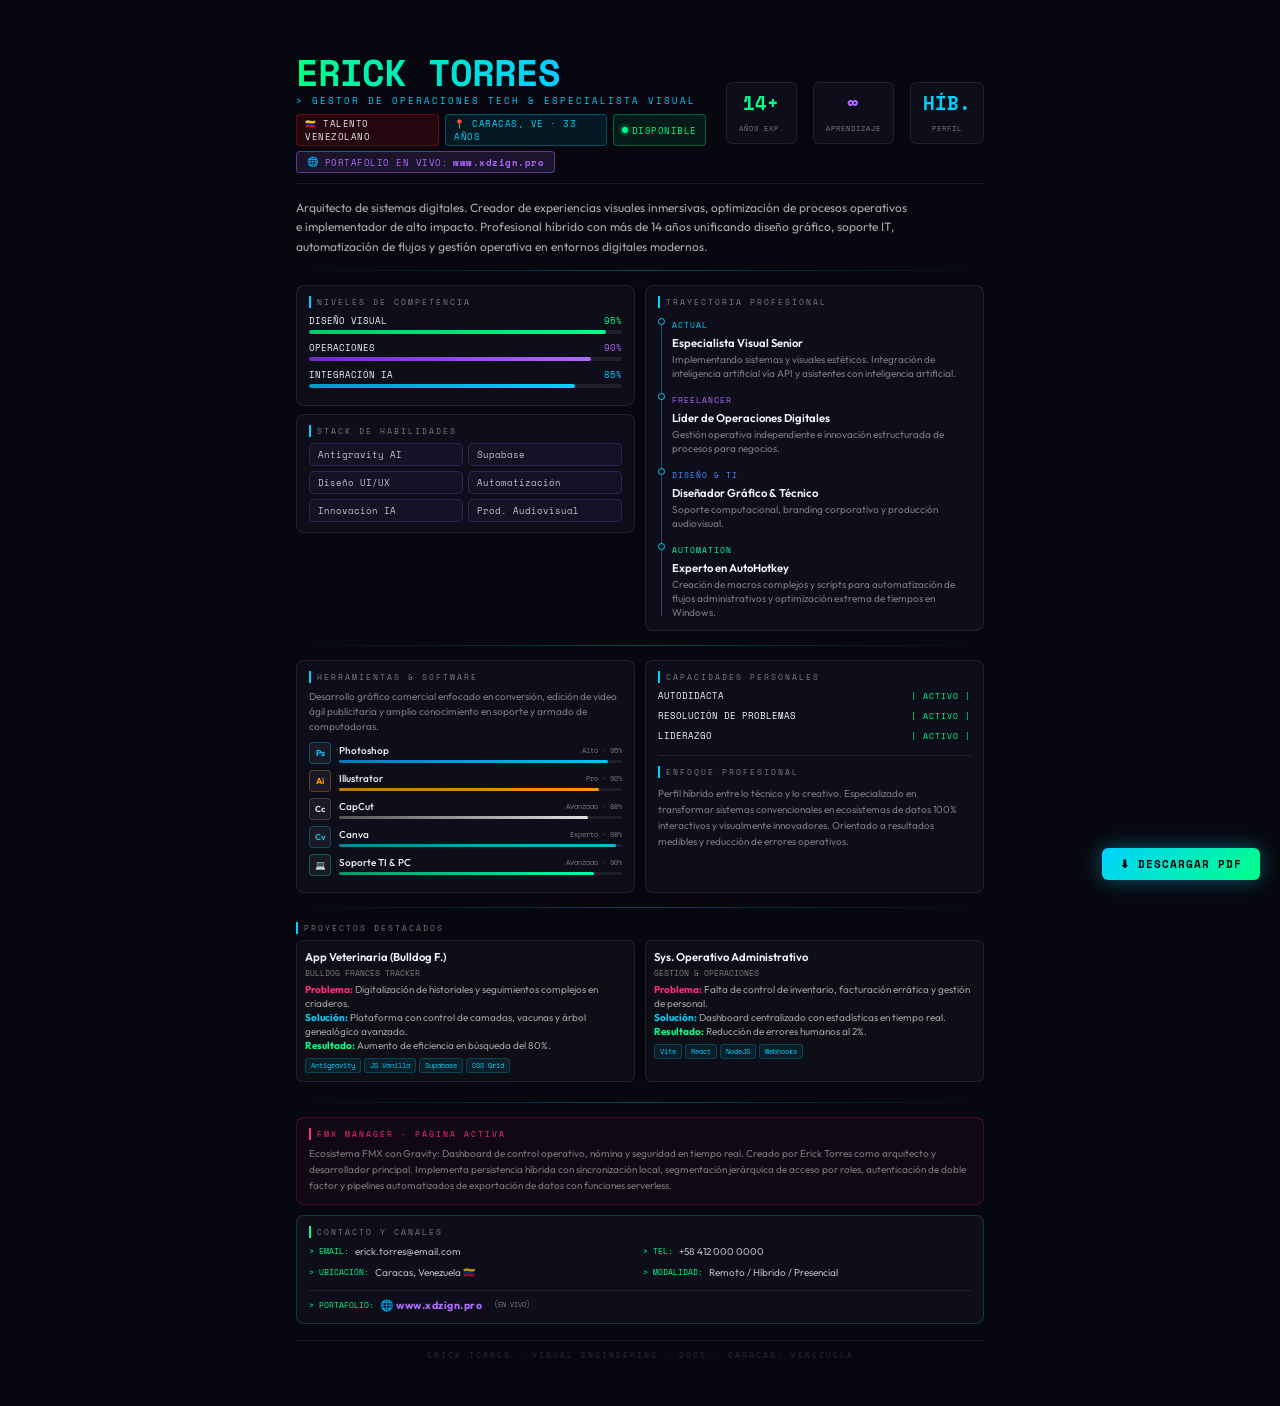
<file: cv-pdf.html>
<!DOCTYPE html>
<html lang="es">
<head>
    <meta charset="UTF-8">
    <meta name="viewport" content="width=device-width, initial-scale=1.0">
    <title>Erick Torres — CV</title>
    <link rel="preconnect" href="https://fonts.googleapis.com">
    <link rel="preconnect" href="https://fonts.gstatic.com" crossorigin>
    <link href="https://fonts.googleapis.com/css2?family=Outfit:wght@300;400;600;700;900&family=Space+Mono:wght@400;700&display=swap" rel="stylesheet">
    <style>
        /* ===== RESET & BASE ===== */
        *, *::before, *::after { box-sizing: border-box; margin: 0; padding: 0; }

        :root {
            --neon: #00ff88;
            --neon-cyan: #00d2ff;
            --neon-purple: #b06aff;
            --neon-pink: #ff2a7a;
            --neon-blue: #4f8aff;
            --bg: #07080f;
            --bg-card: #0d0e1a;
            --border: rgba(255,255,255,0.08);
            --gray: rgba(255,255,255,0.45);
            --white: #f0f4ff;
        }

        html, body {
            background: var(--bg);
            color: var(--white);
            font-family: 'Outfit', sans-serif;
            font-size: 10pt;
            line-height: 1.5;
            width: 210mm;
            min-height: 297mm;
            margin: 0 auto;
        }

        /* ===== PAGE WRAPPER ===== */
        .page {
            width: 100%;
            padding: 14mm 14mm 12mm 14mm;
            display: flex;
            flex-direction: column;
            gap: 10px;
            position: relative;
        }

        /* ===== HEADER ===== */
        .header {
            display: grid;
            grid-template-columns: 1fr auto;
            gap: 20px;
            align-items: center;
            border-bottom: 1px solid var(--border);
            padding-bottom: 10px;
            margin-bottom: 4px;
        }

        .name-block h1 {
            font-family: 'Space Mono', monospace;
            font-size: 28pt;
            font-weight: 700;
            line-height: 1;
            letter-spacing: -1px;
            background: linear-gradient(90deg, var(--neon) 0%, var(--neon-cyan) 60%, var(--neon-purple) 100%);
            -webkit-background-clip: text;
            -webkit-text-fill-color: transparent;
            background-clip: text;
        }

        .name-block .role {
            font-family: 'Space Mono', monospace;
            font-size: 7pt;
            color: var(--neon-cyan);
            letter-spacing: 2px;
            margin-top: 4px;
        }

        .badge-row {
            display: flex;
            gap: 6px;
            margin-top: 6px;
        }

        .badge {
            display: inline-flex;
            align-items: center;
            gap: 4px;
            padding: 2px 8px;
            border-radius: 4px;
            font-family: 'Space Mono', monospace;
            font-size: 6.5pt;
            letter-spacing: 0.5px;
        }

        .badge-red { background: rgba(207,9,22,0.15); border: 1px solid rgba(207,9,22,0.4); color: #e8e8e8; }
        .badge-cyan { background: rgba(0,210,255,0.08); border: 1px solid rgba(0,210,255,0.3); color: var(--neon-cyan); }
        .badge-green { background: rgba(0,255,136,0.08); border: 1px solid rgba(0,255,136,0.3); color: var(--neon); }

        .status-dot { width: 6px; height: 6px; border-radius: 50%; background: var(--neon); box-shadow: 0 0 5px var(--neon); flex-shrink: 0; }

        .stats-row {
            display: flex;
            gap: 16px;
            justify-content: flex-end;
            align-items: center;
        }

        .stat-box {
            text-align: center;
            padding: 6px 12px;
            background: var(--bg-card);
            border: 1px solid var(--border);
            border-radius: 6px;
        }

        .stat-num {
            font-family: 'Space Mono', monospace;
            font-size: 14pt;
            font-weight: 700;
            display: block;
        }

        .stat-lbl {
            font-family: 'Space Mono', monospace;
            font-size: 5.5pt;
            color: var(--gray);
            letter-spacing: 1px;
        }

        .stat-green { color: var(--neon); }
        .stat-purple { color: var(--neon-purple); }
        .stat-cyan { color: var(--neon-cyan); }

        /* ===== DIVIDER ===== */
        .section-divider {
            height: 1px;
            background: linear-gradient(90deg, transparent, var(--neon-cyan), transparent);
            margin: 4px 0;
            opacity: 0.3;
        }

        /* ===== SECTION TITLE ===== */
        .sec-label {
            font-family: 'Space Mono', monospace;
            font-size: 6pt;
            letter-spacing: 2px;
            color: var(--gray);
            text-transform: uppercase;
            margin-bottom: 6px;
            padding-left: 2px;
            border-left: 2px solid var(--neon-cyan);
            padding-left: 6px;
        }

        /* ===== DESCRIPTION ===== */
        .description {
            font-size: 9pt;
            color: rgba(255,255,255,0.65);
            line-height: 1.6;
            max-width: 90%;
        }

        /* ===== GRID LAYOUT ===== */
        .two-col { display: grid; grid-template-columns: 1fr 1fr; gap: 10px; }
        .three-col { display: grid; grid-template-columns: 1fr 1fr 1fr; gap: 10px; }

        /* ===== CARD ===== */
        .card {
            background: var(--bg-card);
            border: 1px solid var(--border);
            border-radius: 8px;
            padding: 10px 12px;
        }

        /* ===== SKILL METERS ===== */
        .meter-group { margin-bottom: 7px; }
        .meter-header { display: flex; justify-content: space-between; font-family: 'Space Mono', monospace; font-size: 6.5pt; margin-bottom: 3px; }
        .meter-bg { height: 4px; background: rgba(255,255,255,0.08); border-radius: 2px; overflow: hidden; }
        .meter-fill { height: 100%; border-radius: 2px; }
        .fill-green { background: linear-gradient(90deg, #00cc6a, #00ff88); width: 95%; }
        .fill-purple { background: linear-gradient(90deg, #7028c8, #b06aff); width: 90%; }
        .fill-cyan { background: linear-gradient(90deg, #0099cc, #00d2ff); width: 85%; }

        /* ===== SKILL PILLS ===== */
        .skills-grid { display: grid; grid-template-columns: 1fr 1fr; gap: 5px; }
        .skill-pill {
            background: rgba(176,106,255,0.05);
            border: 1px solid rgba(176,106,255,0.2);
            border-radius: 5px;
            padding: 4px 8px;
            font-family: 'Space Mono', monospace;
            font-size: 6.5pt;
            color: rgba(255,255,255,0.75);
        }

        /* ===== TIMELINE ===== */
        .timeline { display: flex; flex-direction: column; gap: 8px; position: relative; padding-left: 14px; }
        .timeline::before { content: ''; position: absolute; left: 3px; top: 4px; bottom: 4px; width: 1px; background: linear-gradient(to bottom, var(--neon-cyan), var(--neon-purple)); opacity: 0.4; }

        .tl-node { position: relative; }
        .tl-dot { position: absolute; left: -14px; top: 4px; width: 7px; height: 7px; border-radius: 50%; border: 1px solid var(--neon-cyan); background: var(--bg); }
        .tl-tag { font-family: 'Space Mono', monospace; font-size: 6pt; letter-spacing: 1px; }
        .tag-cyan { color: var(--neon-cyan); }
        .tag-purple { color: var(--neon-purple); }
        .tag-blue { color: var(--neon-blue); }
        .tag-green { color: #00ffaa; }
        .tl-title { font-weight: 600; font-size: 8.5pt; color: var(--white); margin-top: 1px; }
        .tl-desc { font-size: 7.5pt; color: var(--gray); margin-top: 1px; line-height: 1.4; }

        /* ===== TECH STACK ===== */
        .tech-item { display: flex; align-items: center; gap: 8px; margin-bottom: 6px; }
        .tech-icon { width: 22px; height: 22px; border-radius: 4px; background: rgba(255,255,255,0.05); border: 1px solid var(--border); display: flex; align-items: center; justify-content: center; font-family: 'Outfit', sans-serif; font-size: 6.5pt; font-weight: 700; flex-shrink: 0; }
        .tech-name { font-size: 7.5pt; font-weight: 500; }
        .tech-level { font-family: 'Space Mono', monospace; font-size: 5.5pt; color: var(--gray); }
        .tech-bar-bg { height: 3px; background: rgba(255,255,255,0.07); border-radius: 2px; margin-top: 2px; }
        .tech-bar-fill { height: 100%; border-radius: 2px; }

        /* ===== CAPABILITIES ===== */
        .cap-item { display: flex; justify-content: space-between; align-items: center; margin-bottom: 6px; }
        .cap-label { font-family: 'Space Mono', monospace; font-size: 7pt; color: var(--white); }
        .cap-on { font-family: 'Space Mono', monospace; font-size: 6pt; color: var(--neon); letter-spacing: 1px; }

        /* ===== PROJECTS ===== */
        .proj-item { padding: 8px; background: rgba(255,255,255,0.03); border: 1px solid var(--border); border-radius: 6px; margin-bottom: 6px; }
        .proj-title { font-weight: 600; font-size: 8.5pt; color: var(--white); }
        .proj-sub { font-family: 'Space Mono', monospace; font-size: 6pt; color: var(--gray); margin-top: 1px; }
        .proj-desc { font-size: 7.5pt; color: rgba(255,255,255,0.6); margin-top: 4px; line-height: 1.4; }
        .tech-tags { display: flex; flex-wrap: wrap; gap: 3px; margin-top: 5px; }
        .tech-tag { font-family: 'Space Mono', monospace; font-size: 5.5pt; padding: 1px 5px; border-radius: 3px; background: rgba(0,210,255,0.08); border: 1px solid rgba(0,210,255,0.2); color: var(--neon-cyan); }

        /* ===== CONTACT ===== */
        .contact-grid { display: grid; grid-template-columns: 1fr 1fr; gap: 6px; }
        .contact-item { display: flex; align-items: center; gap: 6px; }
        .contact-label { font-family: 'Space Mono', monospace; font-size: 6pt; color: var(--neon); }
        .contact-val { font-size: 7.5pt; color: rgba(255,255,255,0.7); }

        /* ===== FOOTER ===== */
        .footer {
            text-align: center;
            font-family: 'Space Mono', monospace;
            font-size: 6pt;
            color: rgba(255,255,255,0.15);
            margin-top: 6px;
            padding-top: 8px;
            border-top: 1px solid var(--border);
            letter-spacing: 2px;
        }

        /* ===== PRINT RULES ===== */
        @media print {
            html, body {
                background: #07080f !important;
                color: var(--white) !important;
                -webkit-print-color-adjust: exact !important;
                print-color-adjust: exact !important;
                width: 210mm;
            }
            .page { padding: 10mm 12mm; }
        }

        /* ===== PRINT BUTTON ===== */
        .print-bar {
            position: fixed;
            bottom: 20px;
            right: 20px;
            display: flex;
            gap: 10px;
            z-index: 999;
        }

        .print-btn {
            background: linear-gradient(135deg, var(--neon-cyan), var(--neon));
            color: #000;
            font-family: 'Space Mono', monospace;
            font-size: 8pt;
            font-weight: 700;
            letter-spacing: 1px;
            padding: 8px 18px;
            border-radius: 6px;
            border: none;
            cursor: pointer;
            box-shadow: 0 0 20px rgba(0,210,255,0.4);
        }

        @media print { .print-bar { display: none !important; } }
    </style>
</head>
<body>

<div class="print-bar">
    <button class="print-btn" onclick="window.print()">⬇ DESCARGAR PDF</button>
</div>

<div class="page">

    <!-- ══════════════ HEADER ══════════════ -->
    <header class="header">
        <div class="name-block">
            <h1>ERICK TORRES</h1>
            <p class="role">> GESTOR DE OPERACIONES TECH &amp; ESPECIALISTA VISUAL</p>
            <div class="badge-row">
                <span class="badge badge-red">🇻🇪 TALENTO VENEZOLANO</span>
                <span class="badge badge-cyan">📍 CARACAS, VE · 33 AÑOS</span>
                <span class="badge badge-green"><span class="status-dot"></span> DISPONIBLE</span>
            </div>
            <div class="badge-row" style="margin-top:5px;">
                <a href="https://www.xdzign.pro" target="_blank" style="text-decoration:none;">
                    <span class="badge" style="background:rgba(176,106,255,0.12); border:1px solid rgba(176,106,255,0.45); color:var(--neon-purple); gap:5px; padding:3px 10px;">
                        <span style="font-size:7pt;">🌐</span>
                        <span style="font-size:6.5pt;">PORTAFOLIO EN VIVO:</span>
                        <span style="font-size:6.5pt; font-weight:700; letter-spacing:0.5px;">www.xdzign.pro</span>
                    </span>
                </a>
            </div>
        </div>
        <div class="stats-row">
            <div class="stat-box">
                <span class="stat-num stat-green">14+</span>
                <span class="stat-lbl">AÑOS EXP.</span>
            </div>
            <div class="stat-box">
                <span class="stat-num stat-purple">∞</span>
                <span class="stat-lbl">APRENDIZAJE</span>
            </div>
            <div class="stat-box">
                <span class="stat-num stat-cyan">HÍB.</span>
                <span class="stat-lbl">PERFIL</span>
            </div>
        </div>
    </header>

    <!-- Descripción -->
    <p class="description">
        Arquitecto de sistemas digitales. Creador de experiencias visuales inmersivas, optimización de procesos operativos e implementador de alto impacto. Profesional híbrido con más de 14 años unificando diseño gráfico, soporte IT, automatización de flujos y gestión operativa en entornos digitales modernos.
    </p>

    <div class="section-divider"></div>

    <!-- ══════════════ FILA 1: SKILLS + TIMELINE ══════════════ -->
    <div class="two-col">

        <!-- SKILL METERS + MATRIX -->
        <div style="display:flex; flex-direction:column; gap:8px;">

            <div class="card">
                <p class="sec-label">NIVELES DE COMPETENCIA</p>
                <div class="meter-group">
                    <div class="meter-header">
                        <span>DISEÑO VISUAL</span>
                        <span style="color:var(--neon)">95%</span>
                    </div>
                    <div class="meter-bg"><div class="meter-fill fill-green"></div></div>
                </div>
                <div class="meter-group">
                    <div class="meter-header">
                        <span>OPERACIONES</span>
                        <span style="color:var(--neon-purple)">90%</span>
                    </div>
                    <div class="meter-bg"><div class="meter-fill fill-purple"></div></div>
                </div>
                <div class="meter-group">
                    <div class="meter-header">
                        <span>INTEGRACIÓN IA</span>
                        <span style="color:var(--neon-cyan)">85%</span>
                    </div>
                    <div class="meter-bg"><div class="meter-fill fill-cyan"></div></div>
                </div>
            </div>

            <div class="card">
                <p class="sec-label">STACK DE HABILIDADES</p>
                <div class="skills-grid">
                    <div class="skill-pill">Antigravity AI</div>
                    <div class="skill-pill">Supabase</div>
                    <div class="skill-pill">Diseño UI/UX</div>
                    <div class="skill-pill">Automatización</div>
                    <div class="skill-pill">Innovación IA</div>
                    <div class="skill-pill">Prod. Audiovisual</div>
                </div>
            </div>

        </div>

        <!-- TIMELINE -->
        <div class="card">
            <p class="sec-label">TRAYECTORIA PROFESIONAL</p>
            <div class="timeline">

                <div class="tl-node">
                    <div class="tl-dot"></div>
                    <span class="tl-tag tag-cyan">ACTUAL</span>
                    <p class="tl-title">Especialista Visual Senior</p>
                    <p class="tl-desc">Implementando sistemas y visuales estéticos. Integración de inteligencia artificial vía API y asistentes con inteligencia artificial.</p>
                </div>

                <div class="tl-node">
                    <div class="tl-dot"></div>
                    <span class="tl-tag tag-purple">FREELANCER</span>
                    <p class="tl-title">Líder de Operaciones Digitales</p>
                    <p class="tl-desc">Gestión operativa independiente e innovación estructurada de procesos para negocios.</p>
                </div>

                <div class="tl-node">
                    <div class="tl-dot"></div>
                    <span class="tl-tag tag-blue">DISEÑO & TI</span>
                    <p class="tl-title">Diseñador Gráfico & Técnico</p>
                    <p class="tl-desc">Soporte computacional, branding corporativo y producción audiovisual.</p>
                </div>

                <div class="tl-node">
                    <div class="tl-dot"></div>
                    <span class="tl-tag tag-green">AUTOMATION</span>
                    <p class="tl-title">Experto en AutoHotkey</p>
                    <p class="tl-desc">Creación de macros complejos y scripts para automatización de flujos administrativos y optimización extrema de tiempos en Windows.</p>
                </div>

            </div>
        </div>

    </div>

    <div class="section-divider"></div>

    <!-- ══════════════ FILA 2: CREATIVE SUITE + CAPABILITIES ══════════════ -->
    <div class="two-col">

        <!-- CREATIVE SUITE / IT -->
        <div class="card">
            <p class="sec-label">HERRAMIENTAS &amp; SOFTWARE</p>
            <p style="font-size:7.5pt; color:var(--gray); margin-bottom:8px; line-height:1.5;">
                Desarrollo gráfico comercial enfocado en conversión, edición de video ágil publicitaria y amplio conocimiento en soporte y armado de computadoras.
            </p>

            <div class="tech-item">
                <div class="tech-icon" style="color:#00c8ff; border-color:rgba(0,200,255,0.3);">Ps</div>
                <div style="flex:1;">
                    <div style="display:flex; justify-content:space-between; align-items:center;">
                        <span class="tech-name">Photoshop</span>
                        <span class="tech-level">Alto · 95%</span>
                    </div>
                    <div class="tech-bar-bg"><div class="tech-bar-fill" style="width:95%; background:linear-gradient(90deg,#007ab8,#00c8ff);"></div></div>
                </div>
            </div>

            <div class="tech-item">
                <div class="tech-icon" style="color:#ff9a00; border-color:rgba(255,154,0,0.3);">Ai</div>
                <div style="flex:1;">
                    <div style="display:flex; justify-content:space-between; align-items:center;">
                        <span class="tech-name">Illustrator</span>
                        <span class="tech-level">Pro · 92%</span>
                    </div>
                    <div class="tech-bar-bg"><div class="tech-bar-fill" style="width:92%; background:linear-gradient(90deg,#c07600,#ff9a00);"></div></div>
                </div>
            </div>

            <div class="tech-item">
                <div class="tech-icon" style="color:#e0e0e0; border-color:rgba(255,255,255,0.15);">Cc</div>
                <div style="flex:1;">
                    <div style="display:flex; justify-content:space-between; align-items:center;">
                        <span class="tech-name">CapCut</span>
                        <span class="tech-level">Avanzado · 88%</span>
                    </div>
                    <div class="tech-bar-bg"><div class="tech-bar-fill" style="width:88%; background:linear-gradient(90deg,#555,#e0e0e0);"></div></div>
                </div>
            </div>

            <div class="tech-item">
                <div class="tech-icon" style="color:#00c4cc; border-color:rgba(0,196,204,0.3);">Cv</div>
                <div style="flex:1;">
                    <div style="display:flex; justify-content:space-between; align-items:center;">
                        <span class="tech-name">Canva</span>
                        <span class="tech-level">Experto · 98%</span>
                    </div>
                    <div class="tech-bar-bg"><div class="tech-bar-fill" style="width:98%; background:linear-gradient(90deg,#008a90,#00c4cc);"></div></div>
                </div>
            </div>

            <div class="tech-item">
                <div class="tech-icon" style="color:#00ffaa; border-color:rgba(0,255,170,0.3);">💻</div>
                <div style="flex:1;">
                    <div style="display:flex; justify-content:space-between; align-items:center;">
                        <span class="tech-name">Soporte TI &amp; PC</span>
                        <span class="tech-level">Avanzado · 90%</span>
                    </div>
                    <div class="tech-bar-bg"><div class="tech-bar-fill" style="width:90%; background:linear-gradient(90deg,#009966,#00ffaa);"></div></div>
                </div>
            </div>
        </div>

        <!-- CAPABILITIES -->
        <div class="card">
            <p class="sec-label">CAPACIDADES PERSONALES</p>

            <div class="cap-item">
                <span class="cap-label">AUTODIDACTA</span>
                <span class="cap-on">[ ACTIVO ]</span>
            </div>
            <div class="cap-item">
                <span class="cap-label">RESOLUCIÓN DE PROBLEMAS</span>
                <span class="cap-on">[ ACTIVO ]</span>
            </div>
            <div class="cap-item">
                <span class="cap-label">LIDERAZGO</span>
                <span class="cap-on">[ ACTIVO ]</span>
            </div>

            <div style="margin-top:12px; padding-top:10px; border-top: 1px solid var(--border);">
                <p class="sec-label" style="margin-bottom:8px;">ENFOQUE PROFESIONAL</p>
                <p style="font-size:7.5pt; color:var(--gray); line-height:1.6;">
                    Perfil híbrido entre lo técnico y lo creativo. Especializado en transformar sistemas convencionales en ecosistemas de datos 100% interactivos y visualmente innovadores. Orientado a resultados medibles y reducción de errores operativos.
                </p>
            </div>
        </div>

    </div>

    <div class="section-divider"></div>

    <!-- ══════════════ FILA 3: PROYECTOS ══════════════ -->
    <div>
        <p class="sec-label">PROYECTOS DESTACADOS</p>
        <div class="two-col">

            <div class="proj-item">
                <p class="proj-title">App Veterinaria (Bulldog F.)</p>
                <p class="proj-sub">BULLDOG FRANCÉS TRACKER</p>
                <p class="proj-desc">
                    <strong style="color:var(--neon-pink);">Problema:</strong> Digitalización de historiales y seguimientos complejos en criaderos.<br>
                    <strong style="color:var(--neon-cyan);">Solución:</strong> Plataforma con control de camadas, vacunas y árbol genealógico avanzado.<br>
                    <strong style="color:var(--neon);">Resultado:</strong> Aumento de eficiencia en búsqueda del 80%.
                </p>
                <div class="tech-tags">
                    <span class="tech-tag">Antigravity</span>
                    <span class="tech-tag">JS Vanilla</span>
                    <span class="tech-tag">Supabase</span>
                    <span class="tech-tag">CSS Grid</span>
                </div>
            </div>

            <div class="proj-item">
                <p class="proj-title">Sys. Operativo Administrativo</p>
                <p class="proj-sub">GESTIÓN &amp; OPERACIONES</p>
                <p class="proj-desc">
                    <strong style="color:var(--neon-pink);">Problema:</strong> Falta de control de inventario, facturación errática y gestión de personal.<br>
                    <strong style="color:var(--neon-cyan);">Solución:</strong> Dashboard centralizado con estadísticas en tiempo real.<br>
                    <strong style="color:var(--neon);">Resultado:</strong> Reducción de errores humanos al 2%.
                </p>
                <div class="tech-tags">
                    <span class="tech-tag">Vite</span>
                    <span class="tech-tag">React</span>
                    <span class="tech-tag">NodeJS</span>
                    <span class="tech-tag">Webhooks</span>
                </div>
            </div>

        </div>
    </div>

    <div class="section-divider"></div>

    <!-- ══════════════ FILA 4: SHOWCASE EXTRA ══════════════ -->
    <div class="card" style="background: rgba(255,42,122,0.04); border-color: rgba(255,42,122,0.2);">
        <p class="sec-label" style="border-color: var(--neon-pink); color: var(--neon-pink);">FMX MANAGER - PÁGINA ACTIVA</p>
        <p style="font-size:7.5pt; color:var(--gray); line-height:1.6;">
            Ecosistema FMX con Gravity: Dashboard de control operativo, nómina y seguridad en tiempo real. Creado por Erick Torres como arquitecto y desarrollador principal. Implementa persistencia híbrida con sincronización local, segmentación jerárquica de acceso por roles, autenticación de doble factor y pipelines automatizados de exportación de datos con funciones serverless.
        </p>
    </div>

    <!-- ══════════════ CONTACT ══════════════ -->
    <div class="card" style="border-color: rgba(0,255,136,0.2);">
        <p class="sec-label" style="border-color: var(--neon);">CONTACTO Y CANALES</p>
        <div class="contact-grid">
            <div class="contact-item">
                <span class="contact-label">> EMAIL:</span>
                <span class="contact-val">erick.torres@email.com</span>
            </div>
            <div class="contact-item">
                <span class="contact-label">> TEL:</span>
                <span class="contact-val">+58 412 000 0000</span>
            </div>
            <div class="contact-item">
                <span class="contact-label">> UBICACIÓN:</span>
                <span class="contact-val">Caracas, Venezuela 🇻🇪</span>
            </div>
            <div class="contact-item">
                <span class="contact-label">> MODALIDAD:</span>
                <span class="contact-val">Remoto / Híbrido / Presencial</span>
            </div>
            <div class="contact-item" style="grid-column: span 2; margin-top:4px; padding-top:6px; border-top:1px solid var(--border);">
                <span class="contact-label">> PORTAFOLIO:</span>
                <a href="https://www.xdzign.pro" target="_blank" style="color:var(--neon-purple); font-size:8pt; font-weight:700; text-decoration:none; letter-spacing:0.5px;">🌐 www.xdzign.pro</a>
                <span style="font-family:'Space Mono',monospace; font-size:5.5pt; color:var(--gray); margin-left:6px;">(EN VIVO)</span>
            </div>
        </div>
    </div>

    <!-- ══════════════ FOOTER ══════════════ -->
    <footer class="footer">
        ERICK TORRES · VISUAL ENGINEERING · 2025 · CARACAS, VENEZUELA
    </footer>

</div>

</body>
</html>
</file>
